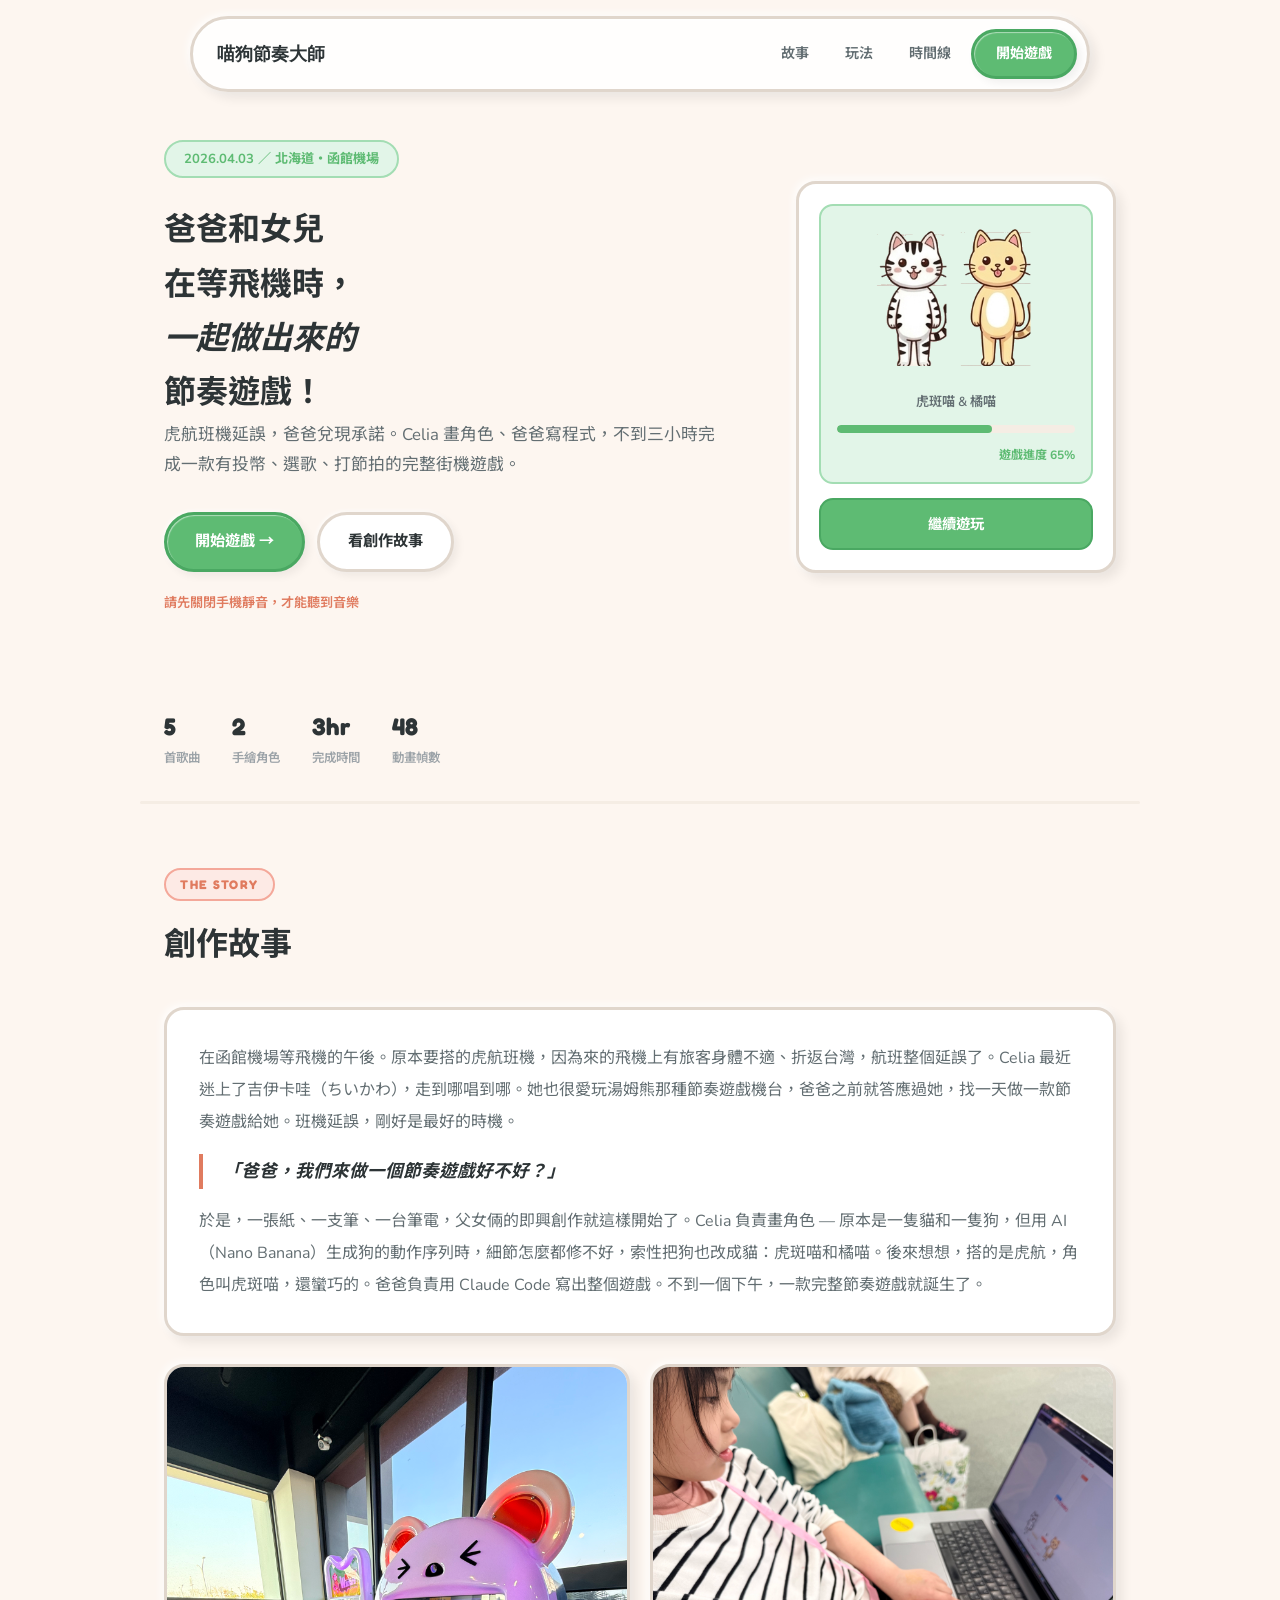
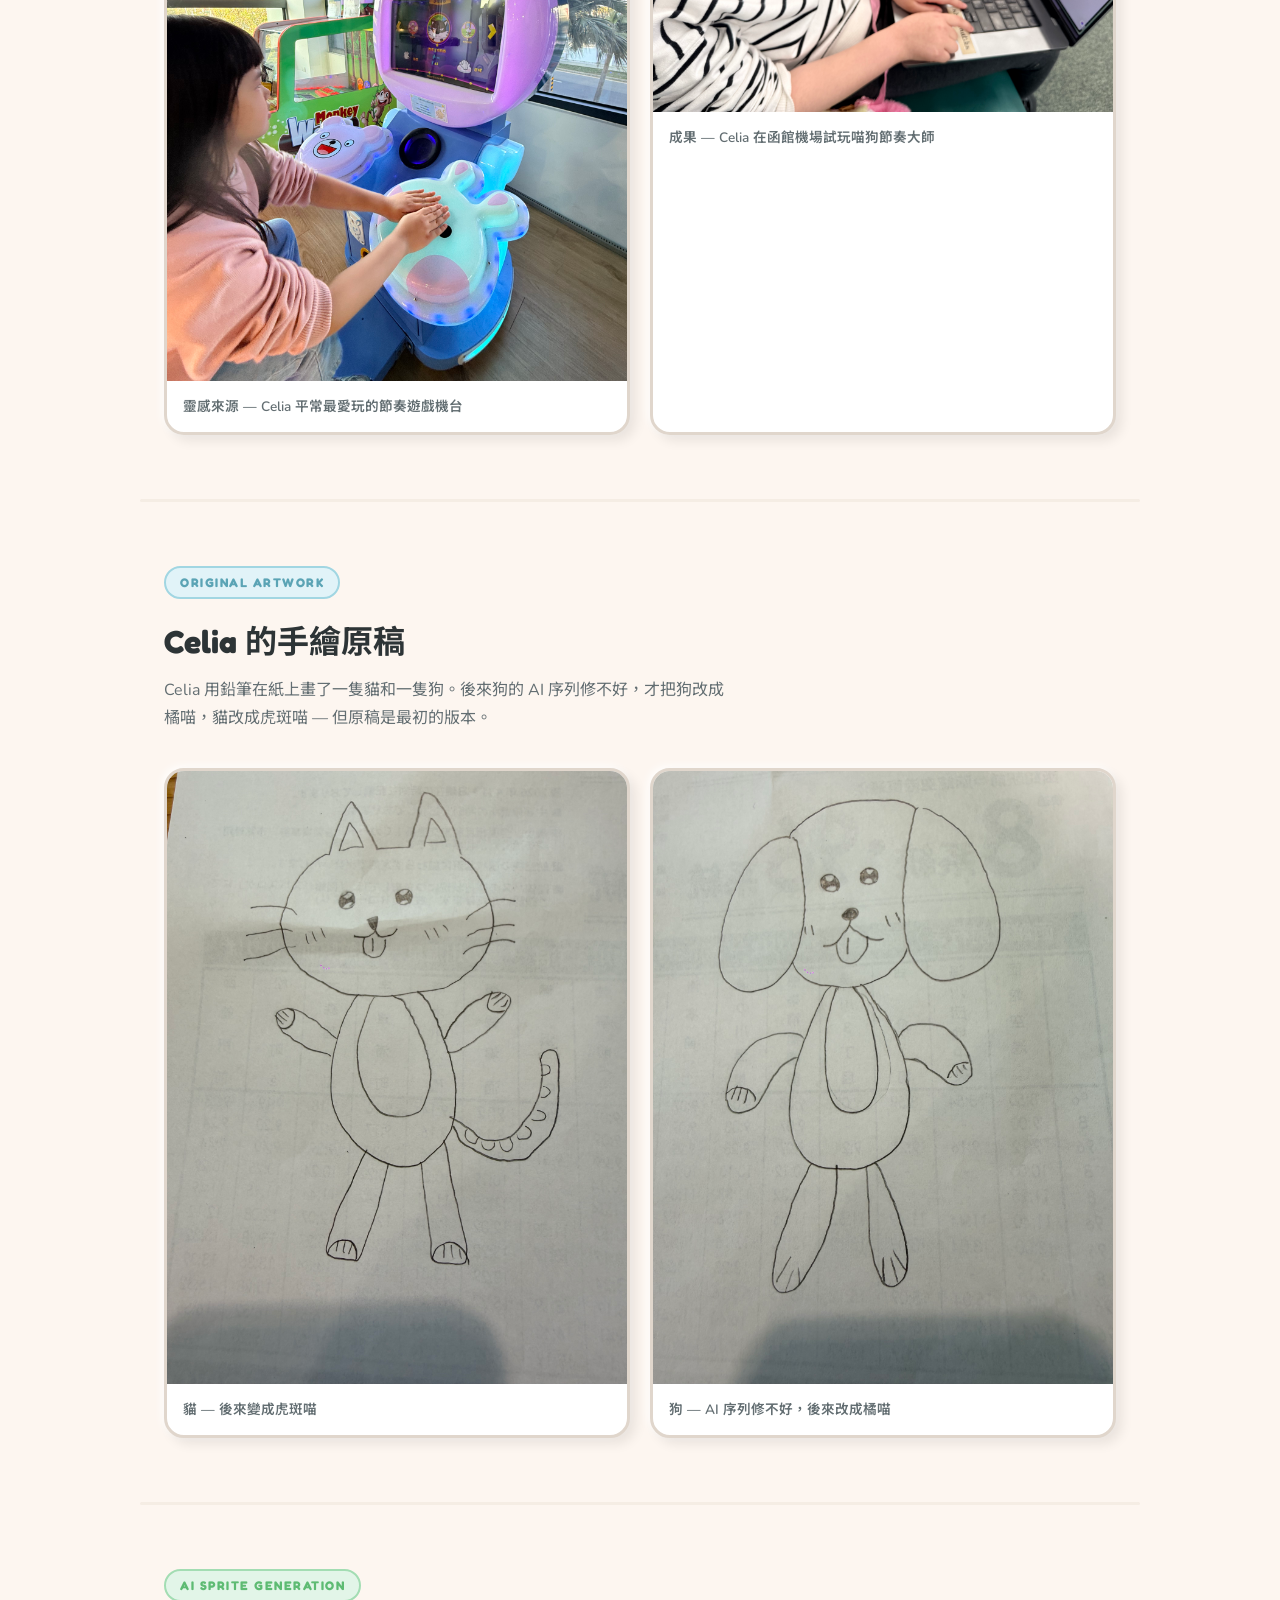
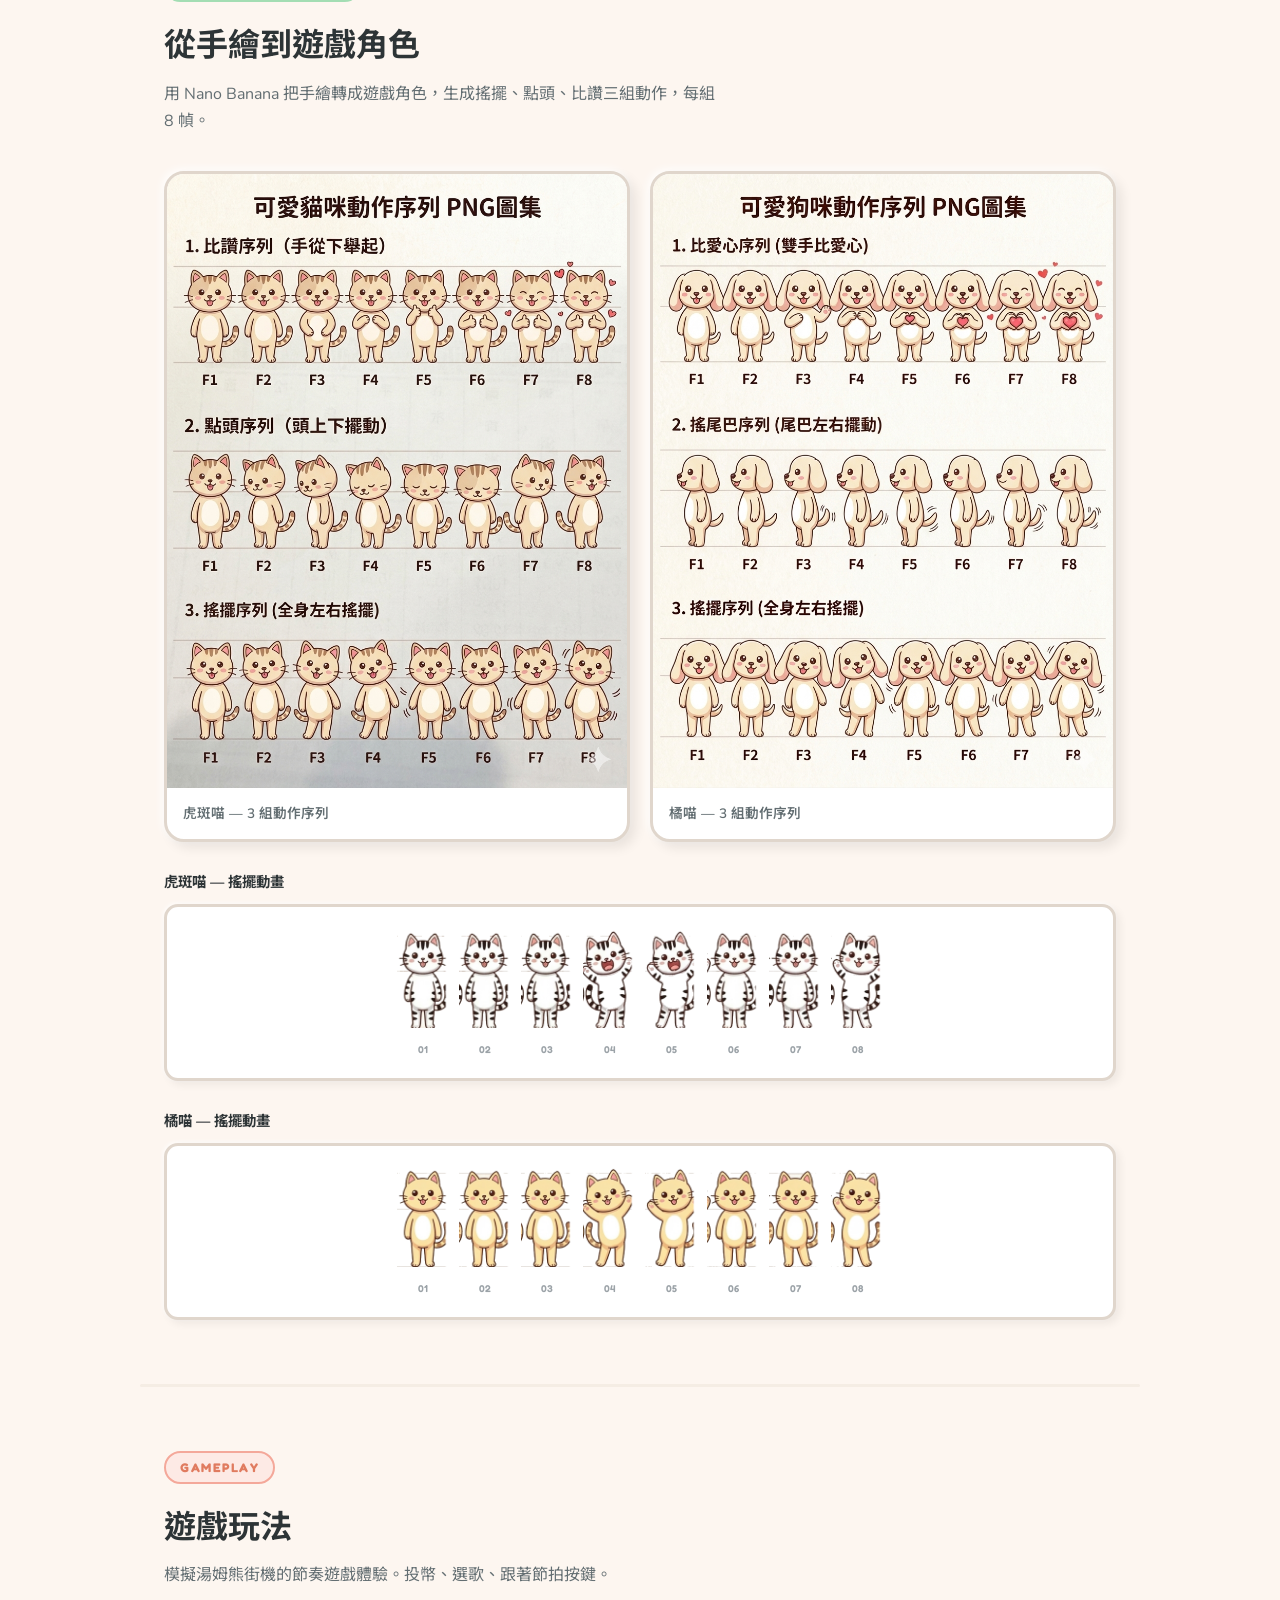
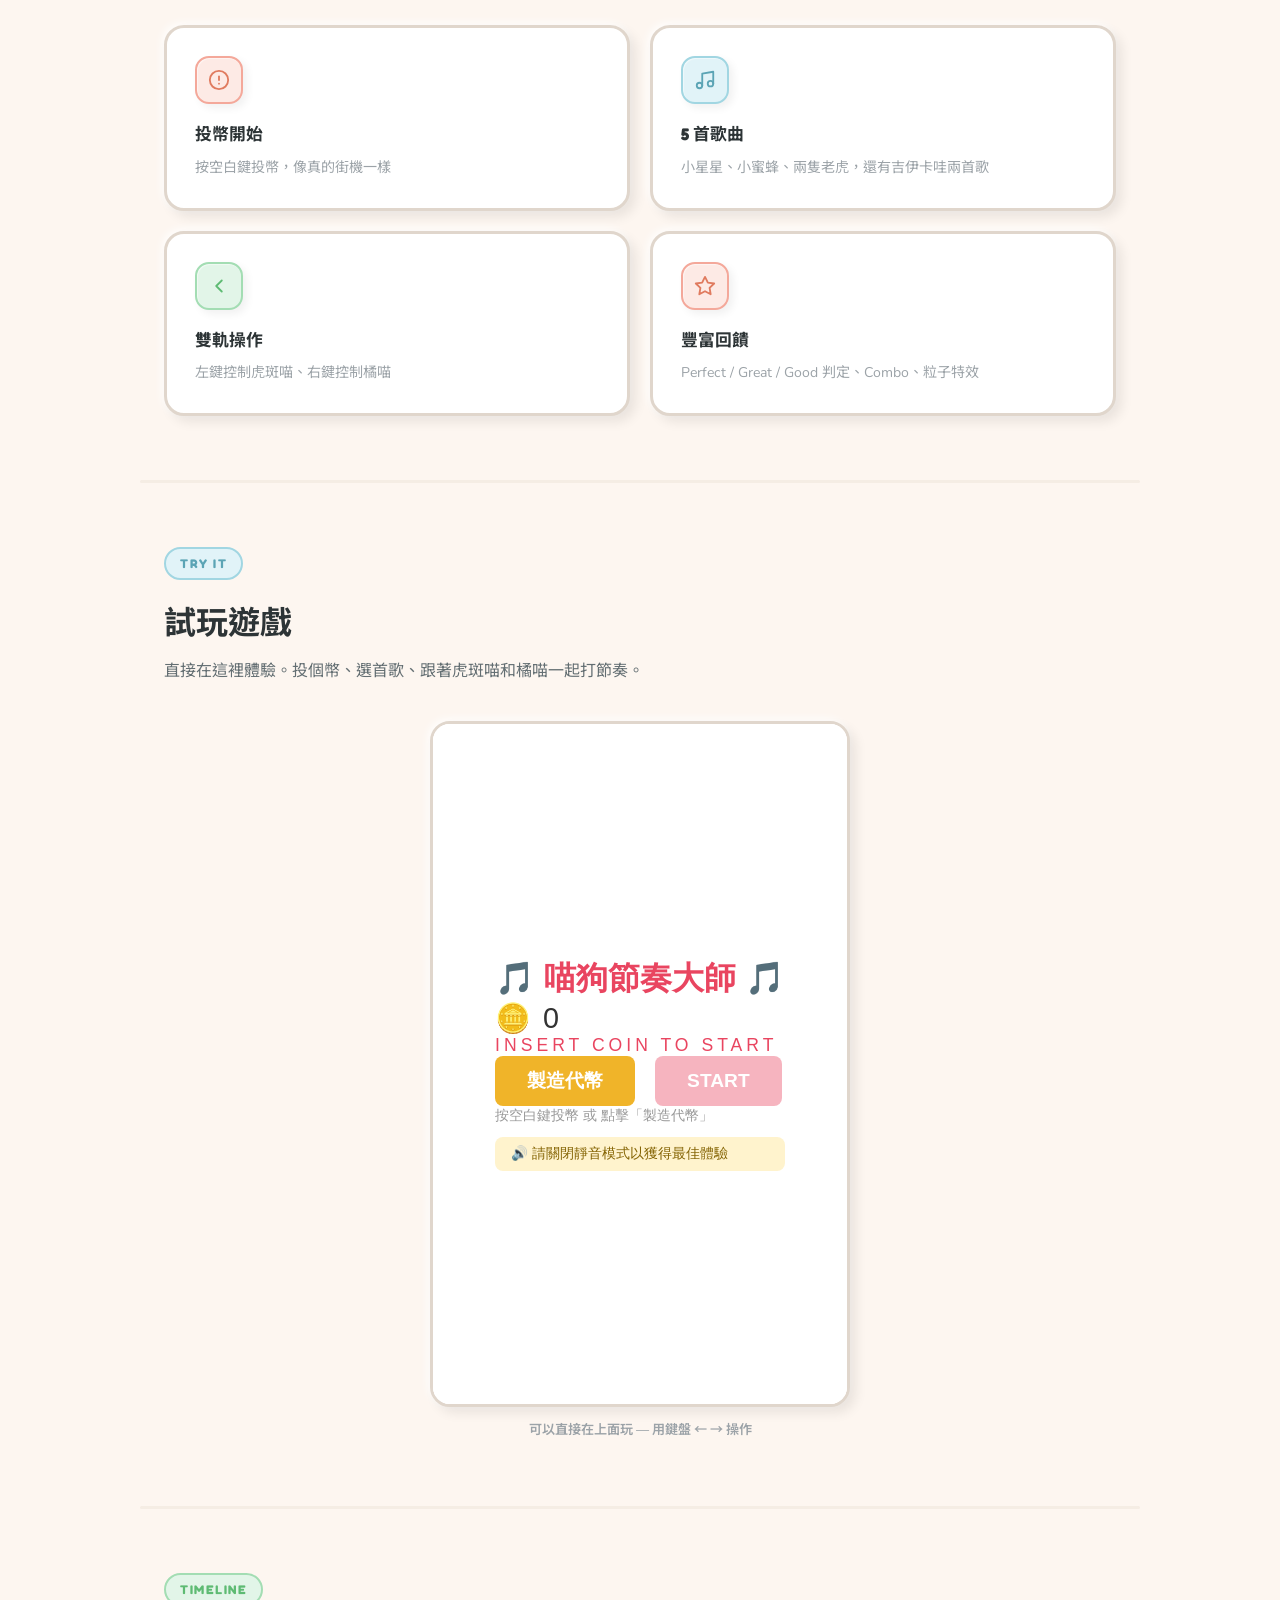
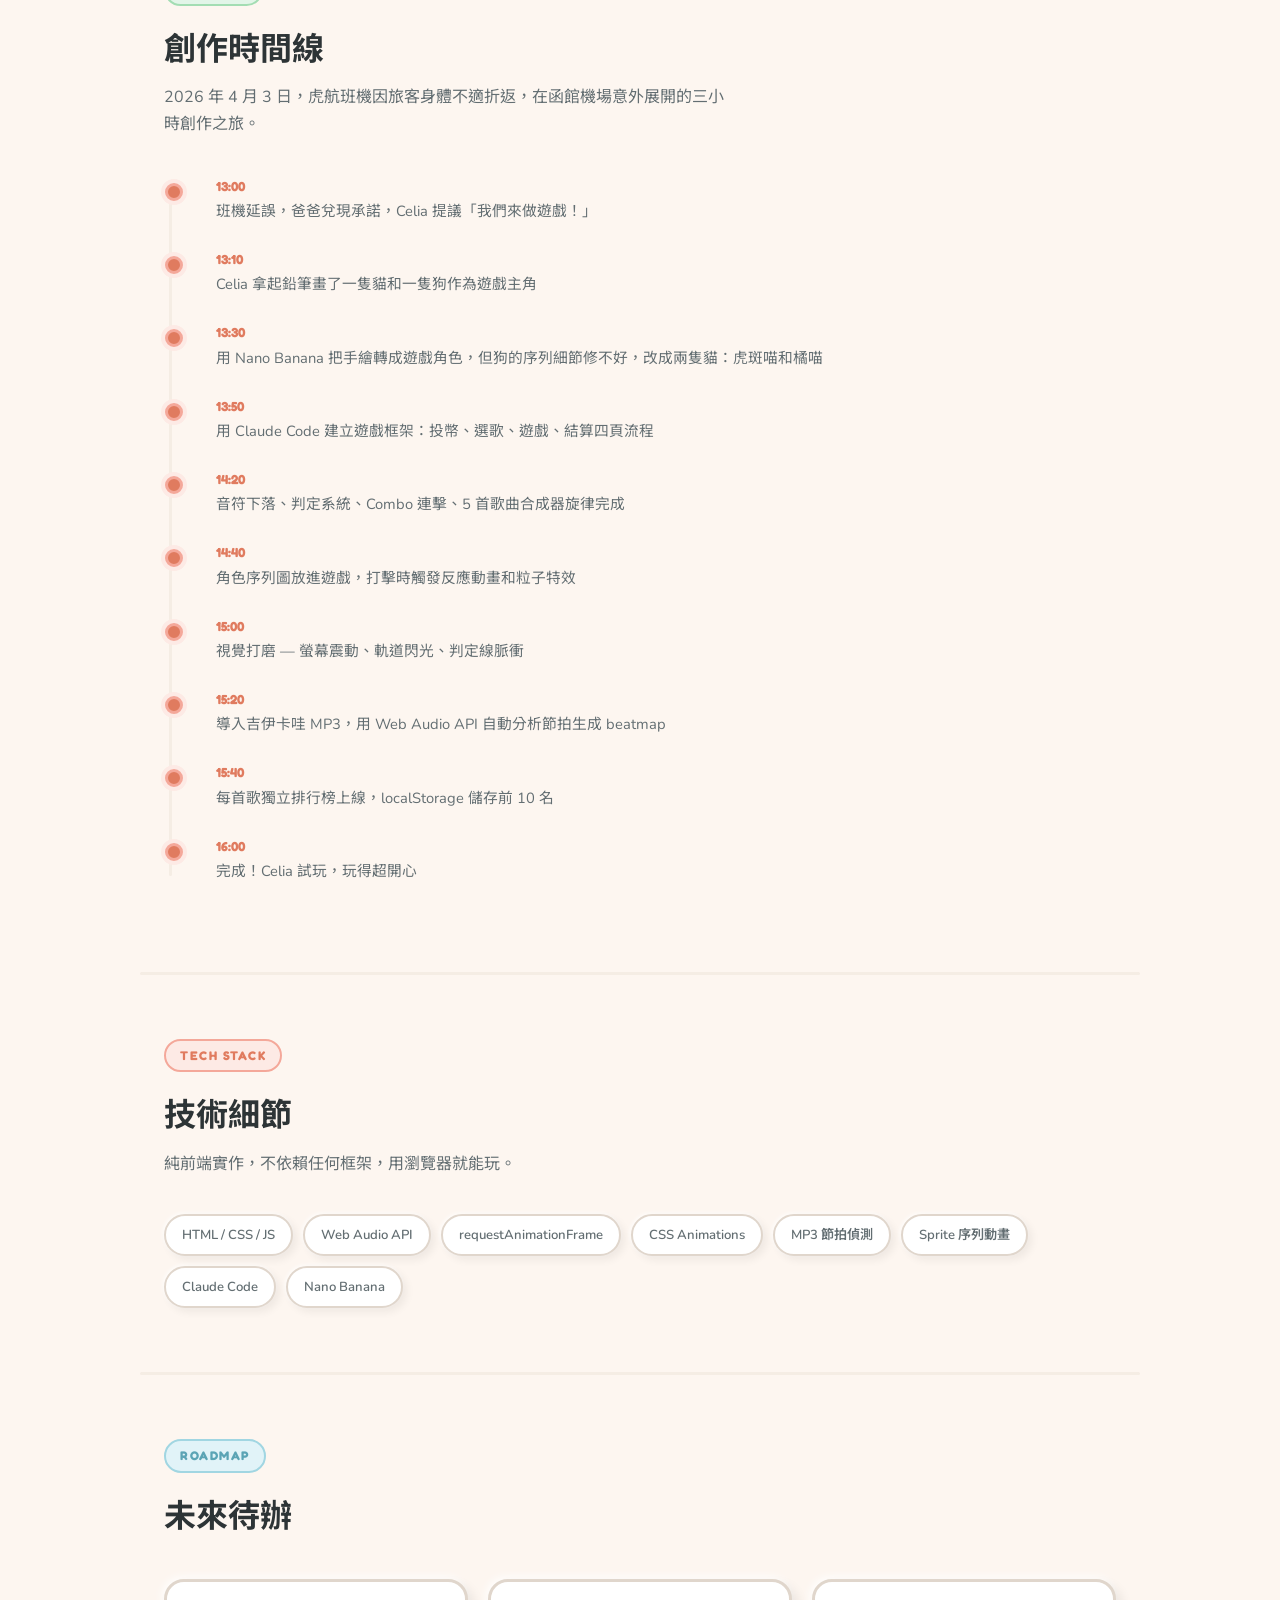
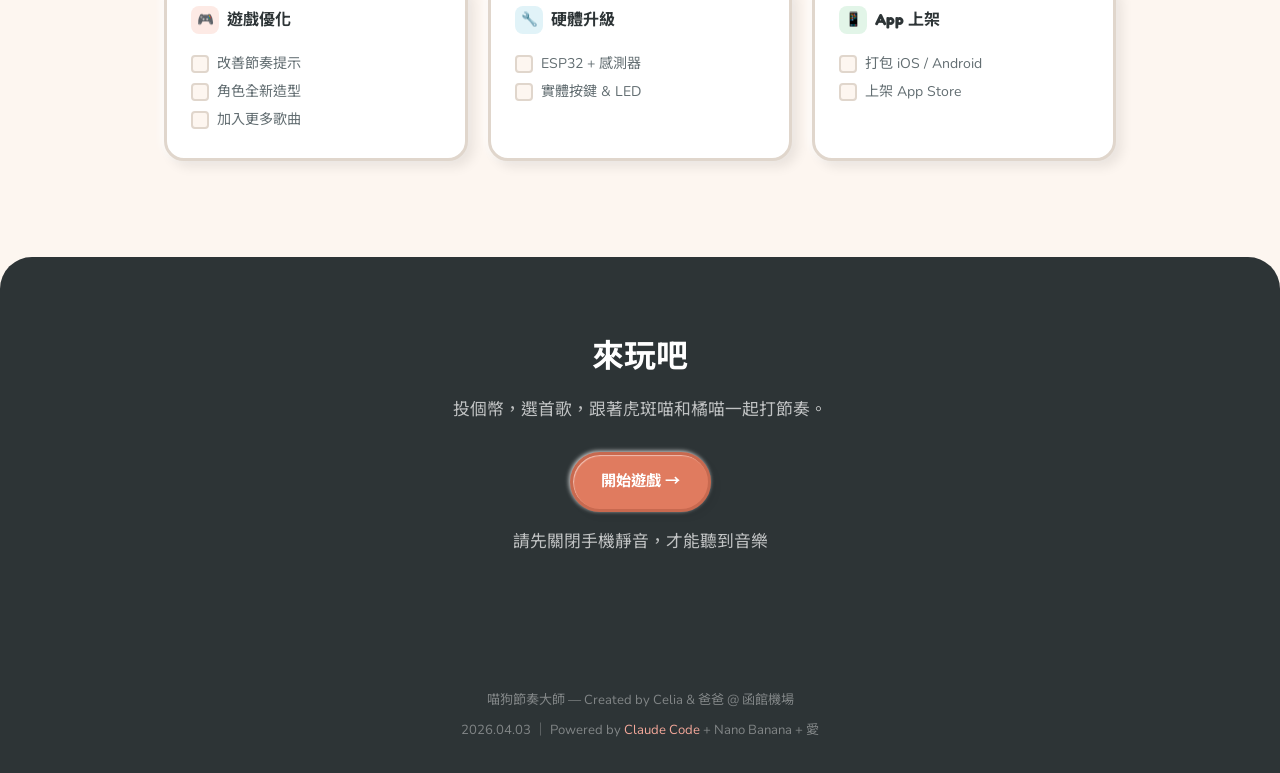
<file: index.html>
<!DOCTYPE html>
<html lang="zh-TW">
<head>
  <meta charset="UTF-8">
  <meta name="viewport" content="width=device-width, initial-scale=1.0">
  <title>喵狗節奏大師 — 創作紀錄</title>
  <link rel="icon" href="data:image/svg+xml,<svg xmlns='http://www.w3.org/2000/svg' viewBox='0 0 100 100'><text y='.9em' font-size='90'>🎵</text></svg>">
  <link rel="preconnect" href="https://fonts.googleapis.com">
  <link rel="preconnect" href="https://fonts.gstatic.com" crossorigin>
  <link href="https://fonts.googleapis.com/css2?family=Fredoka:wght@400;500;600;700&family=Nunito:wght@400;500;600;700;800&family=Noto+Sans+TC:wght@400;500;700;900&display=swap" rel="stylesheet">
  <style>
    :root {
      --coral: #E07B5F;
      --coral-light: #F4A89A;
      --coral-bg: #FDEAE5;
      --teal: #5BA4B5;
      --teal-light: #A1D6E2;
      --teal-bg: #E1F3F8;
      --green: #5EBB73;
      --green-light: #A3DDB3;
      --green-bg: #E2F5E8;
      --charcoal: #2D3436;
      --charcoal-light: #4A4E50;
      --cream: #FDF6F0;
      --cream-dark: #F5EDE4;
      --white: #FFFFFF;
      --text: #2D3436;
      --text-secondary: #636E72;
      --text-muted: #9CA3A8;
      --border: #E0D6CC;
      --radius: 20px;
      --radius-sm: 14px;
      --radius-xs: 10px;
      --shadow-clay: 6px 6px 12px rgba(0,0,0,0.08), -2px -2px 8px rgba(255,255,255,0.9), inset 1px 1px 2px rgba(255,255,255,0.6);
      --shadow-clay-sm: 4px 4px 8px rgba(0,0,0,0.06), -1px -1px 4px rgba(255,255,255,0.8), inset 1px 1px 1px rgba(255,255,255,0.5);
      --shadow-clay-hover: 8px 8px 16px rgba(0,0,0,0.1), -3px -3px 10px rgba(255,255,255,0.95), inset 1px 1px 2px rgba(255,255,255,0.7);
    }

    * { margin: 0; padding: 0; box-sizing: border-box; }

    body {
      font-family: 'Nunito', 'Noto Sans TC', sans-serif;
      background: var(--cream);
      color: var(--text);
      line-height: 1.7;
      -webkit-font-smoothing: antialiased;
    }

    h1, h2, h3 {
      font-family: 'Fredoka', 'Noto Sans TC', sans-serif;
      color: var(--charcoal);
    }

    /* ===== Nav ===== */
    nav {
      position: fixed;
      top: 16px;
      left: 16px;
      right: 16px;
      z-index: 100;
      background: rgba(255,255,255,0.85);
      backdrop-filter: blur(12px);
      -webkit-backdrop-filter: blur(12px);
      border: 3px solid var(--border);
      border-radius: 60px;
      padding: 10px 10px 10px 24px;
      display: flex;
      align-items: center;
      justify-content: space-between;
      box-shadow: var(--shadow-clay);
      max-width: 900px;
      margin: 0 auto;
    }
    .nav-logo {
      font-family: 'Fredoka', sans-serif;
      font-weight: 700;
      font-size: 1.15rem;
      color: var(--charcoal);
      text-decoration: none;
    }
    .nav-links {
      display: flex;
      gap: 4px;
      align-items: center;
    }
    .nav-links a {
      color: var(--text-secondary);
      text-decoration: none;
      font-size: 0.88rem;
      font-weight: 600;
      padding: 8px 16px;
      border-radius: 30px;
      transition: color 0.2s, background 0.2s;
      cursor: pointer;
    }
    .nav-links a:hover {
      color: var(--charcoal);
      background: var(--cream-dark);
    }
    .btn-nav-cta {
      background: var(--green) !important;
      color: #fff !important;
      font-weight: 700 !important;
      padding: 10px 22px !important;
      border: 3px solid #4AA862 !important;
      box-shadow: var(--shadow-clay-sm);
    }
    .btn-nav-cta:hover {
      background: #4AA862 !important;
      transform: translateY(-1px);
    }

    /* ===== Hero ===== */
    .hero {
      padding: 140px 24px 60px;
      max-width: 800px;
      margin: 0 auto;
    }
    .hero-badge {
      display: inline-block;
      padding: 6px 18px;
      background: var(--green-bg);
      border: 2px solid var(--green-light);
      border-radius: 100px;
      font-size: 0.82rem;
      color: var(--green);
      font-weight: 700;
      margin-bottom: 24px;
    }
    .hero h1 {
      font-size: clamp(2.2rem, 5vw, 3.4rem);
      font-weight: 700;
      line-height: 1.25;
      margin-bottom: 16px;
      color: var(--charcoal);
    }
    .hero h1 em {
      font-style: italic;
      color: var(--coral);
    }
    .hero-sub {
      font-size: 1.05rem;
      color: var(--text-secondary);
      margin-bottom: 32px;
      max-width: 560px;
      line-height: 1.8;
    }
    .hero-buttons {
      display: flex;
      gap: 12px;
      flex-wrap: wrap;
    }

    /* Buttons */
    .btn {
      display: inline-flex;
      align-items: center;
      gap: 8px;
      padding: 14px 28px;
      font-size: 0.95rem;
      font-weight: 700;
      border-radius: 50px;
      text-decoration: none;
      border: 3px solid transparent;
      cursor: pointer;
      transition: all 0.2s ease;
      font-family: 'Nunito', 'Noto Sans TC', sans-serif;
    }
    .btn-primary {
      background: var(--green);
      color: #fff;
      border-color: #4AA862;
      box-shadow: var(--shadow-clay-sm);
    }
    .btn-primary:hover {
      background: #4AA862;
      transform: translateY(-2px);
      box-shadow: var(--shadow-clay-hover);
    }
    .btn-secondary {
      background: var(--white);
      color: var(--charcoal);
      border-color: var(--border);
      box-shadow: var(--shadow-clay-sm);
    }
    .btn-secondary:hover {
      background: var(--cream-dark);
      transform: translateY(-2px);
    }
    .btn-coral {
      background: var(--coral);
      color: #fff;
      border-color: #C8694F;
      box-shadow: var(--shadow-clay-sm);
    }
    .btn-coral:hover {
      background: #C8694F;
      transform: translateY(-2px);
      box-shadow: var(--shadow-clay-hover);
    }

    .hero-hint {
      margin-top: 20px;
      font-size: 0.82rem;
      color: var(--coral);
      font-weight: 600;
    }

    /* Hero right illustration */
    .hero-wrapper {
      display: flex;
      align-items: center;
      gap: 40px;
      max-width: 1000px;
      margin: 0 auto;
      padding: 140px 24px 60px;
    }
    .hero-content { flex: 1; }
    .hero-visual {
      flex: 0 0 320px;
      position: relative;
    }
    .hero-card {
      background: var(--white);
      border: 3px solid var(--border);
      border-radius: var(--radius);
      padding: 20px;
      box-shadow: var(--shadow-clay);
    }
    .hero-card-inner {
      background: var(--green-bg);
      border: 2px solid var(--green-light);
      border-radius: var(--radius-sm);
      padding: 16px;
      text-align: center;
    }
    .hero-card-inner img {
      width: 80px;
      height: auto;
      margin-bottom: 8px;
    }
    .progress-bar {
      height: 8px;
      background: var(--cream-dark);
      border-radius: 100px;
      margin: 12px 0;
      overflow: hidden;
    }
    .progress-fill {
      height: 100%;
      background: var(--green);
      border-radius: 100px;
      width: 65%;
    }

    /* Stats inline */
    .stats {
      display: flex;
      gap: 32px;
      padding: 32px 0;
      max-width: 1000px;
      margin: 0 auto;
      padding-left: 24px;
      padding-right: 24px;
    }
    .stat { text-align: left; }
    .stat-num {
      font-family: 'Fredoka', sans-serif;
      font-size: 1.5rem;
      font-weight: 700;
      color: var(--charcoal);
    }
    .stat-label {
      font-size: 0.78rem;
      color: var(--text-muted);
      font-weight: 600;
    }

    /* ===== Sections ===== */
    .section {
      max-width: 1000px;
      margin: 0 auto;
      padding: 64px 24px;
    }

    .section-divider {
      max-width: 1000px;
      margin: 0 auto;
      border: none;
      height: 3px;
      background: var(--cream-dark);
      border-radius: 2px;
    }

    .section-header { margin-bottom: 36px; }
    .section-label {
      display: inline-block;
      font-family: 'Fredoka', sans-serif;
      font-size: 0.78rem;
      font-weight: 700;
      text-transform: uppercase;
      letter-spacing: 1.5px;
      color: var(--coral);
      background: var(--coral-bg);
      border: 2px solid var(--coral-light);
      padding: 4px 14px;
      border-radius: 100px;
      margin-bottom: 16px;
    }
    .section-label-teal {
      color: var(--teal);
      background: var(--teal-bg);
      border-color: var(--teal-light);
    }
    .section-label-green {
      color: var(--green);
      background: var(--green-bg);
      border-color: var(--green-light);
    }
    .section h2 {
      font-size: clamp(1.5rem, 3vw, 2rem);
      font-weight: 700;
      margin-bottom: 8px;
    }
    .section-desc {
      font-size: 1rem;
      color: var(--text-secondary);
      max-width: 560px;
      line-height: 1.7;
    }

    /* ===== Clay Card ===== */
    .clay-card {
      background: var(--white);
      border: 3px solid var(--border);
      border-radius: var(--radius);
      box-shadow: var(--shadow-clay);
      overflow: hidden;
      transition: transform 0.2s, box-shadow 0.2s;
      cursor: pointer;
    }
    .clay-card:hover {
      transform: translateY(-3px);
      box-shadow: var(--shadow-clay-hover);
    }

    /* ===== Story ===== */
    .story-block {
      background: var(--white);
      border: 3px solid var(--border);
      border-radius: var(--radius);
      padding: 32px;
      margin-bottom: 28px;
      font-size: 1rem;
      color: var(--text-secondary);
      line-height: 2;
      box-shadow: var(--shadow-clay);
    }
    .story-quote {
      display: block;
      margin: 16px 0;
      padding-left: 20px;
      border-left: 4px solid var(--coral);
      color: var(--charcoal);
      font-weight: 700;
      font-style: italic;
      font-size: 1.1rem;
    }

    /* ===== Image Grid ===== */
    .img-grid {
      display: grid;
      grid-template-columns: 1fr 1fr;
      gap: 20px;
    }
    .img-card {
      background: var(--white);
      border: 3px solid var(--border);
      border-radius: var(--radius);
      overflow: hidden;
      box-shadow: var(--shadow-clay);
      transition: transform 0.2s, box-shadow 0.2s;
      cursor: pointer;
    }
    .img-card:hover {
      transform: translateY(-3px);
      box-shadow: var(--shadow-clay-hover);
    }
    .img-card img { width: 100%; display: block; }
    .img-card figcaption {
      padding: 14px 16px;
      font-size: 0.85rem;
      color: var(--text-secondary);
      font-weight: 600;
    }

    /* ===== Sprites ===== */
    .sprite-title {
      font-size: 0.9rem;
      font-weight: 700;
      color: var(--charcoal);
      margin: 28px 0 10px;
    }
    .sprite-row {
      display: flex;
      gap: 6px;
      justify-content: center;
      flex-wrap: wrap;
      padding: 20px;
      background: var(--white);
      border: 3px solid var(--border);
      border-radius: var(--radius-sm);
      box-shadow: var(--shadow-clay-sm);
    }
    .sprite-frame { text-align: center; }
    .sprite-frame img { width: 56px; height: auto; }
    .sprite-label {
      font-family: 'Fredoka', monospace;
      font-size: 0.62rem;
      color: var(--text-muted);
      margin-top: 4px;
      font-weight: 600;
    }

    /* ===== Features ===== */
    .features-grid {
      display: grid;
      grid-template-columns: 1fr 1fr;
      gap: 20px;
    }
    .feature-card {
      background: var(--white);
      border: 3px solid var(--border);
      border-radius: var(--radius);
      padding: 28px;
      box-shadow: var(--shadow-clay);
      transition: transform 0.2s, box-shadow 0.2s;
      cursor: pointer;
    }
    .feature-card:hover {
      transform: translateY(-3px);
      box-shadow: var(--shadow-clay-hover);
    }
    .feature-icon {
      width: 48px;
      height: 48px;
      border-radius: 14px;
      display: flex;
      align-items: center;
      justify-content: center;
      margin-bottom: 16px;
      border: 2px solid transparent;
      box-shadow: var(--shadow-clay-sm);
    }
    .feature-icon-coral {
      background: var(--coral-bg);
      border-color: var(--coral-light);
    }
    .feature-icon-teal {
      background: var(--teal-bg);
      border-color: var(--teal-light);
    }
    .feature-icon-green {
      background: var(--green-bg);
      border-color: var(--green-light);
    }
    .feature-icon svg {
      width: 22px;
      height: 22px;
      fill: none;
      stroke-width: 2;
      stroke-linecap: round;
      stroke-linejoin: round;
    }
    .feature-icon-coral svg { stroke: var(--coral); }
    .feature-icon-teal svg { stroke: var(--teal); }
    .feature-icon-green svg { stroke: var(--green); }
    .feature-card h3 { font-size: 1.05rem; margin-bottom: 8px; }
    .feature-card p { font-size: 0.88rem; color: var(--text-muted); margin: 0; line-height: 1.6; }

    /* ===== Game Embed ===== */
    .game-embed {
      max-width: 420px;
      margin: 28px auto 0;
      border-radius: var(--radius);
      overflow: hidden;
      border: 3px solid var(--border);
      box-shadow: var(--shadow-clay);
      background: var(--white);
    }
    .game-embed iframe { width: 100%; height: 680px; border: none; display: block; }
    .embed-hint { text-align: center; margin-top: 12px; font-size: 0.82rem; color: var(--text-muted); font-weight: 600; }

    /* ===== Timeline ===== */
    .timeline { padding-left: 28px; margin-top: 28px; position: relative; }
    .timeline::before {
      content: '';
      position: absolute;
      left: 5px;
      top: 8px;
      bottom: 8px;
      width: 3px;
      background: var(--cream-dark);
      border-radius: 2px;
    }
    .tl-item {
      position: relative;
      margin-bottom: 24px;
      padding-left: 24px;
    }
    .tl-item::before {
      content: '';
      position: absolute;
      left: -27px;
      top: 8px;
      width: 12px;
      height: 12px;
      border-radius: 50%;
      background: var(--coral);
      border: 3px solid var(--coral-light);
      box-shadow: 0 0 0 4px var(--coral-bg);
    }
    .tl-time {
      font-family: 'Fredoka', monospace;
      font-size: 0.82rem;
      font-weight: 700;
      color: var(--coral);
      margin-bottom: 2px;
    }
    .tl-event { font-size: 0.92rem; color: var(--text-secondary); }

    /* ===== Tech Tags ===== */
    .tech-tags { display: flex; flex-wrap: wrap; gap: 10px; margin-top: 20px; }
    .tech-tag {
      padding: 8px 16px;
      background: var(--white);
      border: 2px solid var(--border);
      border-radius: 100px;
      font-size: 0.82rem;
      color: var(--text-secondary);
      font-weight: 600;
      box-shadow: var(--shadow-clay-sm);
    }

    /* ===== Roadmap ===== */
    .roadmap-grid {
      display: grid;
      grid-template-columns: 1fr 1fr 1fr;
      gap: 20px;
    }
    .roadmap-card {
      background: var(--white);
      border: 3px solid var(--border);
      border-radius: var(--radius);
      padding: 24px;
      box-shadow: var(--shadow-clay);
    }
    .roadmap-card h3 {
      font-size: 1rem;
      margin-bottom: 16px;
      display: flex;
      align-items: center;
      gap: 8px;
    }
    .roadmap-icon {
      width: 28px;
      height: 28px;
      border-radius: 8px;
      display: flex;
      align-items: center;
      justify-content: center;
      font-size: 0.85rem;
    }
    .roadmap-icon-coral { background: var(--coral-bg); }
    .roadmap-icon-teal { background: var(--teal-bg); }
    .roadmap-icon-green { background: var(--green-bg); }
    .roadmap-card ul { list-style: none; font-size: 0.88rem; color: var(--text-secondary); line-height: 2; }
    .roadmap-card li {
      display: flex;
      align-items: center;
      gap: 8px;
    }
    .roadmap-card li::before {
      content: '';
      display: block;
      width: 14px;
      height: 14px;
      min-width: 14px;
      border: 2px solid var(--border);
      border-radius: 4px;
      background: var(--cream);
    }

    /* ===== CTA ===== */
    .cta-section {
      text-align: center;
      padding: 72px 24px;
      background: var(--charcoal);
      border-radius: 32px 32px 0 0;
      margin-top: 32px;
    }
    .cta-section h2 {
      font-family: 'Fredoka', 'Noto Sans TC', sans-serif;
      font-size: 2rem;
      font-weight: 700;
      color: #fff;
      margin-bottom: 12px;
    }
    .cta-section p { color: rgba(255,255,255,0.7); margin-bottom: 28px; font-size: 1.05rem; }
    .cta-hint { margin-top: 16px; font-size: 0.82rem; color: rgba(255,255,255,0.4); }

    /* ===== Footer ===== */
    footer {
      text-align: center;
      padding: 32px 24px;
      background: var(--charcoal);
      font-size: 0.82rem;
      color: rgba(255,255,255,0.4);
    }
    footer a { color: var(--coral-light); text-decoration: none; }
    footer a:hover { text-decoration: underline; }

    /* ===== Responsive ===== */
    @media (max-width: 768px) {
      nav { top: 8px; left: 8px; right: 8px; padding: 8px 8px 8px 16px; }
      .nav-links a:not(.btn-nav-cta) { display: none; }
      .hero-wrapper { flex-direction: column; padding: 120px 16px 40px; gap: 24px; }
      .hero-visual { flex: none; width: 100%; max-width: 280px; }
      .hero { padding: 120px 16px 48px; }
      .section { padding: 48px 16px; }
      .img-grid, .features-grid { grid-template-columns: 1fr; }
      .roadmap-grid { grid-template-columns: 1fr; }
      .stats { gap: 20px; flex-wrap: wrap; }
      .stat-num { font-size: 1.3rem; }
      .story-block { padding: 20px; }
      .sprite-frame img { width: 40px; }
      .cta-section { border-radius: 24px 24px 0 0; }
    }

    /* Reduced motion */
    @media (prefers-reduced-motion: reduce) {
      *, *::before, *::after { transition: none !important; animation: none !important; }
    }
  </style>
</head>
<body>

  <!-- Nav -->
  <nav>
    <a href="#" class="nav-logo">喵狗節奏大師</a>
    <div class="nav-links">
      <a href="#story">故事</a>
      <a href="#gameplay">玩法</a>
      <a href="#timeline">時間線</a>
      <a href="game.html" class="btn-nav-cta">開始遊戲</a>
    </div>
  </nav>

  <!-- Hero -->
  <div class="hero-wrapper">
    <div class="hero-content">
      <div class="hero-badge">2026.04.03 ／ 北海道・函館機場</div>
      <h1>爸爸和女兒<br>在等飛機時，<br><em>一起做出來的</em><br>節奏遊戲！</h1>
      <p class="hero-sub">虎航班機延誤，爸爸兌現承諾。Celia 畫角色、爸爸寫程式，不到三小時完成一款有投幣、選歌、打節拍的完整街機遊戲。</p>
      <div class="hero-buttons">
        <a href="game.html" class="btn btn-primary">開始遊戲 →</a>
        <a href="#story" class="btn btn-secondary">看創作故事</a>
      </div>
      <p class="hero-hint">請先關閉手機靜音，才能聽到音樂</p>
    </div>
    <div class="hero-visual">
      <div class="hero-card">
        <div class="hero-card-inner">
          <img src="cat_A_frames/catA_sway_F01.png" alt="虎斑喵">
          <img src="cat_B_frames/catB_sway_F01.png" alt="橘喵">
          <div style="font-size:0.82rem;color:var(--text-secondary);font-weight:600;margin-top:8px;">虎斑喵 & 橘喵</div>
          <div class="progress-bar"><div class="progress-fill"></div></div>
          <div style="font-size:0.75rem;color:var(--green);font-weight:700;text-align:right;">遊戲進度 65%</div>
        </div>
        <div style="margin-top:14px;background:var(--green);color:#fff;text-align:center;padding:12px;border-radius:var(--radius-sm);font-weight:700;font-size:0.9rem;border:2px solid #4AA862;cursor:pointer;">繼續遊玩</div>
      </div>
    </div>
  </div>

  <!-- Stats -->
  <div class="stats">
    <div class="stat">
      <div class="stat-num">5</div>
      <div class="stat-label">首歌曲</div>
    </div>
    <div class="stat">
      <div class="stat-num">2</div>
      <div class="stat-label">手繪角色</div>
    </div>
    <div class="stat">
      <div class="stat-num">3hr</div>
      <div class="stat-label">完成時間</div>
    </div>
    <div class="stat">
      <div class="stat-num">48</div>
      <div class="stat-label">動畫幀數</div>
    </div>
  </div>

  <hr class="section-divider">

  <!-- Story -->
  <div class="section" id="story">
    <div class="section-header">
      <div class="section-label">The Story</div>
      <h2>創作故事</h2>
    </div>

    <div class="story-block">
      在函館機場等飛機的午後。原本要搭的虎航班機，因為來的飛機上有旅客身體不適、折返台灣，航班整個延誤了。Celia 最近迷上了吉伊卡哇（ちいかわ），走到哪唱到哪。她也很愛玩湯姆熊那種節奏遊戲機台，爸爸之前就答應過她，找一天做一款節奏遊戲給她。班機延誤，剛好是最好的時機。
      <span class="story-quote">「爸爸，我們來做一個節奏遊戲好不好？」</span>
      於是，一張紙、一支筆、一台筆電，父女倆的即興創作就這樣開始了。Celia 負責畫角色 — 原本是一隻貓和一隻狗，但用 AI（Nano Banana）生成狗的動作序列時，細節怎麼都修不好，索性把狗也改成貓：虎斑喵和橘喵。後來想想，搭的是虎航，角色叫虎斑喵，還蠻巧的。爸爸負責用 Claude Code 寫出整個遊戲。不到一個下午，一款完整節奏遊戲就誕生了。
    </div>

    <div class="img-grid">
      <figure class="img-card">
        <img src="IMG_1933.jpg" alt="Celia 玩街機節奏遊戲">
        <figcaption>靈感來源 — Celia 平常最愛玩的節奏遊戲機台</figcaption>
      </figure>
      <figure class="img-card">
        <img src="IMG_2586.jpg" alt="Celia 在機場試玩喵狗節奏大師">
        <figcaption>成果 — Celia 在函館機場試玩喵狗節奏大師</figcaption>
      </figure>
    </div>
  </div>

  <hr class="section-divider">

  <!-- Hand-drawn -->
  <div class="section">
    <div class="section-header">
      <div class="section-label section-label-teal">Original Artwork</div>
      <h2>Celia 的手繪原稿</h2>
      <p class="section-desc">Celia 用鉛筆在紙上畫了一隻貓和一隻狗。後來狗的 AI 序列修不好，才把狗改成橘喵，貓改成虎斑喵 — 但原稿是最初的版本。</p>
    </div>
    <div class="img-grid">
      <figure class="img-card">
        <img src="IMG_2573.jpg" alt="Celia 手繪的貓">
        <figcaption>貓 — 後來變成虎斑喵</figcaption>
      </figure>
      <figure class="img-card">
        <img src="IMG_2574.jpg" alt="Celia 手繪的狗">
        <figcaption>狗 — AI 序列修不好，後來改成橘喵</figcaption>
      </figure>
    </div>
  </div>

  <hr class="section-divider">

  <!-- Sprites -->
  <div class="section">
    <div class="section-header">
      <div class="section-label section-label-green">AI Sprite Generation</div>
      <h2>從手繪到遊戲角色</h2>
      <p class="section-desc">用 Nano Banana 把手繪轉成遊戲角色，生成搖擺、點頭、比讚三組動作，每組 8 幀。</p>
    </div>

    <div class="img-grid">
      <figure class="img-card">
        <img src="IMG_2579.PNG" alt="虎斑喵動作序列圖">
        <figcaption>虎斑喵 — 3 組動作序列</figcaption>
      </figure>
      <figure class="img-card">
        <img src="IMG_2576.PNG" alt="橘喵動作序列圖">
        <figcaption>橘喵 — 3 組動作序列</figcaption>
      </figure>
    </div>

    <div class="sprite-title">虎斑喵 — 搖擺動畫</div>
    <div class="sprite-row">
      <div class="sprite-frame"><img src="cat_A_frames/catA_sway_F01.png" alt="F1"><div class="sprite-label">01</div></div>
      <div class="sprite-frame"><img src="cat_A_frames/catA_sway_F02.png" alt="F2"><div class="sprite-label">02</div></div>
      <div class="sprite-frame"><img src="cat_A_frames/catA_sway_F03.png" alt="F3"><div class="sprite-label">03</div></div>
      <div class="sprite-frame"><img src="cat_A_frames/catA_sway_F04.png" alt="F4"><div class="sprite-label">04</div></div>
      <div class="sprite-frame"><img src="cat_A_frames/catA_sway_F05.png" alt="F5"><div class="sprite-label">05</div></div>
      <div class="sprite-frame"><img src="cat_A_frames/catA_sway_F06.png" alt="F6"><div class="sprite-label">06</div></div>
      <div class="sprite-frame"><img src="cat_A_frames/catA_sway_F07.png" alt="F7"><div class="sprite-label">07</div></div>
      <div class="sprite-frame"><img src="cat_A_frames/catA_sway_F08.png" alt="F8"><div class="sprite-label">08</div></div>
    </div>

    <div class="sprite-title">橘喵 — 搖擺動畫</div>
    <div class="sprite-row">
      <div class="sprite-frame"><img src="cat_B_frames/catB_sway_F01.png" alt="F1"><div class="sprite-label">01</div></div>
      <div class="sprite-frame"><img src="cat_B_frames/catB_sway_F02.png" alt="F2"><div class="sprite-label">02</div></div>
      <div class="sprite-frame"><img src="cat_B_frames/catB_sway_F03.png" alt="F3"><div class="sprite-label">03</div></div>
      <div class="sprite-frame"><img src="cat_B_frames/catB_sway_F04.png" alt="F4"><div class="sprite-label">04</div></div>
      <div class="sprite-frame"><img src="cat_B_frames/catB_sway_F05.png" alt="F5"><div class="sprite-label">05</div></div>
      <div class="sprite-frame"><img src="cat_B_frames/catB_sway_F06.png" alt="F6"><div class="sprite-label">06</div></div>
      <div class="sprite-frame"><img src="cat_B_frames/catB_sway_F07.png" alt="F7"><div class="sprite-label">07</div></div>
      <div class="sprite-frame"><img src="cat_B_frames/catB_sway_F08.png" alt="F8"><div class="sprite-label">08</div></div>
    </div>
  </div>

  <hr class="section-divider">

  <!-- Gameplay -->
  <div class="section" id="gameplay">
    <div class="section-header">
      <div class="section-label">Gameplay</div>
      <h2>遊戲玩法</h2>
      <p class="section-desc">模擬湯姆熊街機的節奏遊戲體驗。投幣、選歌、跟著節拍按鍵。</p>
    </div>

    <div class="features-grid">
      <div class="feature-card">
        <div class="feature-icon feature-icon-coral">
          <svg viewBox="0 0 24 24"><circle cx="12" cy="12" r="10"/><line x1="12" y1="8" x2="12" y2="12"/><line x1="12" y1="16" x2="12.01" y2="16"/></svg>
        </div>
        <h3>投幣開始</h3>
        <p>按空白鍵投幣，像真的街機一樣</p>
      </div>
      <div class="feature-card">
        <div class="feature-icon feature-icon-teal">
          <svg viewBox="0 0 24 24"><path d="M9 18V5l12-2v13"/><circle cx="6" cy="18" r="3"/><circle cx="18" cy="16" r="3"/></svg>
        </div>
        <h3>5 首歌曲</h3>
        <p>小星星、小蜜蜂、兩隻老虎，還有吉伊卡哇兩首歌</p>
      </div>
      <div class="feature-card">
        <div class="feature-icon feature-icon-green">
          <svg viewBox="0 0 24 24"><polyline points="15 18 9 12 15 6"/></svg>
        </div>
        <h3>雙軌操作</h3>
        <p>左鍵控制虎斑喵、右鍵控制橘喵</p>
      </div>
      <div class="feature-card">
        <div class="feature-icon feature-icon-coral">
          <svg viewBox="0 0 24 24"><polygon points="12 2 15.09 8.26 22 9.27 17 14.14 18.18 21.02 12 17.77 5.82 21.02 7 14.14 2 9.27 8.91 8.26 12 2"/></svg>
        </div>
        <h3>豐富回饋</h3>
        <p>Perfect / Great / Good 判定、Combo、粒子特效</p>
      </div>
    </div>
  </div>

  <hr class="section-divider">

  <!-- Try It -->
  <div class="section">
    <div class="section-header">
      <div class="section-label section-label-teal">Try It</div>
      <h2>試玩遊戲</h2>
      <p class="section-desc">直接在這裡體驗。投個幣、選首歌、跟著虎斑喵和橘喵一起打節奏。</p>
    </div>
    <div class="game-embed">
      <iframe src="game.html" allow="autoplay"></iframe>
    </div>
    <p class="embed-hint">可以直接在上面玩 — 用鍵盤 ← → 操作</p>
  </div>

  <hr class="section-divider">

  <!-- Timeline -->
  <div class="section" id="timeline">
    <div class="section-header">
      <div class="section-label section-label-green">Timeline</div>
      <h2>創作時間線</h2>
      <p class="section-desc">2026 年 4 月 3 日，虎航班機因旅客身體不適折返，在函館機場意外展開的三小時創作之旅。</p>
    </div>
    <div class="timeline">
      <div class="tl-item"><div class="tl-time">13:00</div><div class="tl-event">班機延誤，爸爸兌現承諾，Celia 提議「我們來做遊戲！」</div></div>
      <div class="tl-item"><div class="tl-time">13:10</div><div class="tl-event">Celia 拿起鉛筆畫了一隻貓和一隻狗作為遊戲主角</div></div>
      <div class="tl-item"><div class="tl-time">13:30</div><div class="tl-event">用 Nano Banana 把手繪轉成遊戲角色，但狗的序列細節修不好，改成兩隻貓：虎斑喵和橘喵</div></div>
      <div class="tl-item"><div class="tl-time">13:50</div><div class="tl-event">用 Claude Code 建立遊戲框架：投幣、選歌、遊戲、結算四頁流程</div></div>
      <div class="tl-item"><div class="tl-time">14:20</div><div class="tl-event">音符下落、判定系統、Combo 連擊、5 首歌曲合成器旋律完成</div></div>
      <div class="tl-item"><div class="tl-time">14:40</div><div class="tl-event">角色序列圖放進遊戲，打擊時觸發反應動畫和粒子特效</div></div>
      <div class="tl-item"><div class="tl-time">15:00</div><div class="tl-event">視覺打磨 — 螢幕震動、軌道閃光、判定線脈衝</div></div>
      <div class="tl-item"><div class="tl-time">15:20</div><div class="tl-event">導入吉伊卡哇 MP3，用 Web Audio API 自動分析節拍生成 beatmap</div></div>
      <div class="tl-item"><div class="tl-time">15:40</div><div class="tl-event">每首歌獨立排行榜上線，localStorage 儲存前 10 名</div></div>
      <div class="tl-item"><div class="tl-time">16:00</div><div class="tl-event">完成！Celia 試玩，玩得超開心</div></div>
    </div>
  </div>

  <hr class="section-divider">

  <!-- Tech -->
  <div class="section">
    <div class="section-header">
      <div class="section-label">Tech Stack</div>
      <h2>技術細節</h2>
      <p class="section-desc">純前端實作，不依賴任何框架，用瀏覽器就能玩。</p>
    </div>
    <div class="tech-tags">
      <span class="tech-tag">HTML / CSS / JS</span>
      <span class="tech-tag">Web Audio API</span>
      <span class="tech-tag">requestAnimationFrame</span>
      <span class="tech-tag">CSS Animations</span>
      <span class="tech-tag">MP3 節拍偵測</span>
      <span class="tech-tag">Sprite 序列動畫</span>
      <span class="tech-tag">Claude Code</span>
      <span class="tech-tag">Nano Banana</span>
    </div>
  </div>

  <hr class="section-divider">

  <!-- Roadmap -->
  <div class="section">
    <div class="section-header">
      <div class="section-label section-label-teal">Roadmap</div>
      <h2>未來待辦</h2>
    </div>
    <div class="roadmap-grid">
      <div class="roadmap-card">
        <h3><span class="roadmap-icon roadmap-icon-coral">🎮</span> 遊戲優化</h3>
        <ul>
          <li>改善節奏提示</li>
          <li>角色全新造型</li>
          <li>加入更多歌曲</li>
        </ul>
      </div>
      <div class="roadmap-card">
        <h3><span class="roadmap-icon roadmap-icon-teal">🔧</span> 硬體升級</h3>
        <ul>
          <li>ESP32 + 感測器</li>
          <li>實體按鍵 & LED</li>
        </ul>
      </div>
      <div class="roadmap-card">
        <h3><span class="roadmap-icon roadmap-icon-green">📱</span> App 上架</h3>
        <ul>
          <li>打包 iOS / Android</li>
          <li>上架 App Store</li>
        </ul>
      </div>
    </div>
  </div>

  <!-- CTA -->
  <div class="cta-section">
    <h2>來玩吧</h2>
    <p>投個幣，選首歌，跟著虎斑喵和橘喵一起打節奏。</p>
    <a href="game.html" class="btn btn-coral">開始遊戲 →</a>
    <p class="cta-hint">請先關閉手機靜音，才能聽到音樂</p>
  </div>

  <!-- Footer -->
  <footer>
    <p>喵狗節奏大師 — Created by Celia & 爸爸 @ 函館機場</p>
    <p style="margin-top: 8px;">2026.04.03 ｜ Powered by <a href="#">Claude Code</a> + Nano Banana + 愛</p>
  </footer>

</body>
</html>
</file>
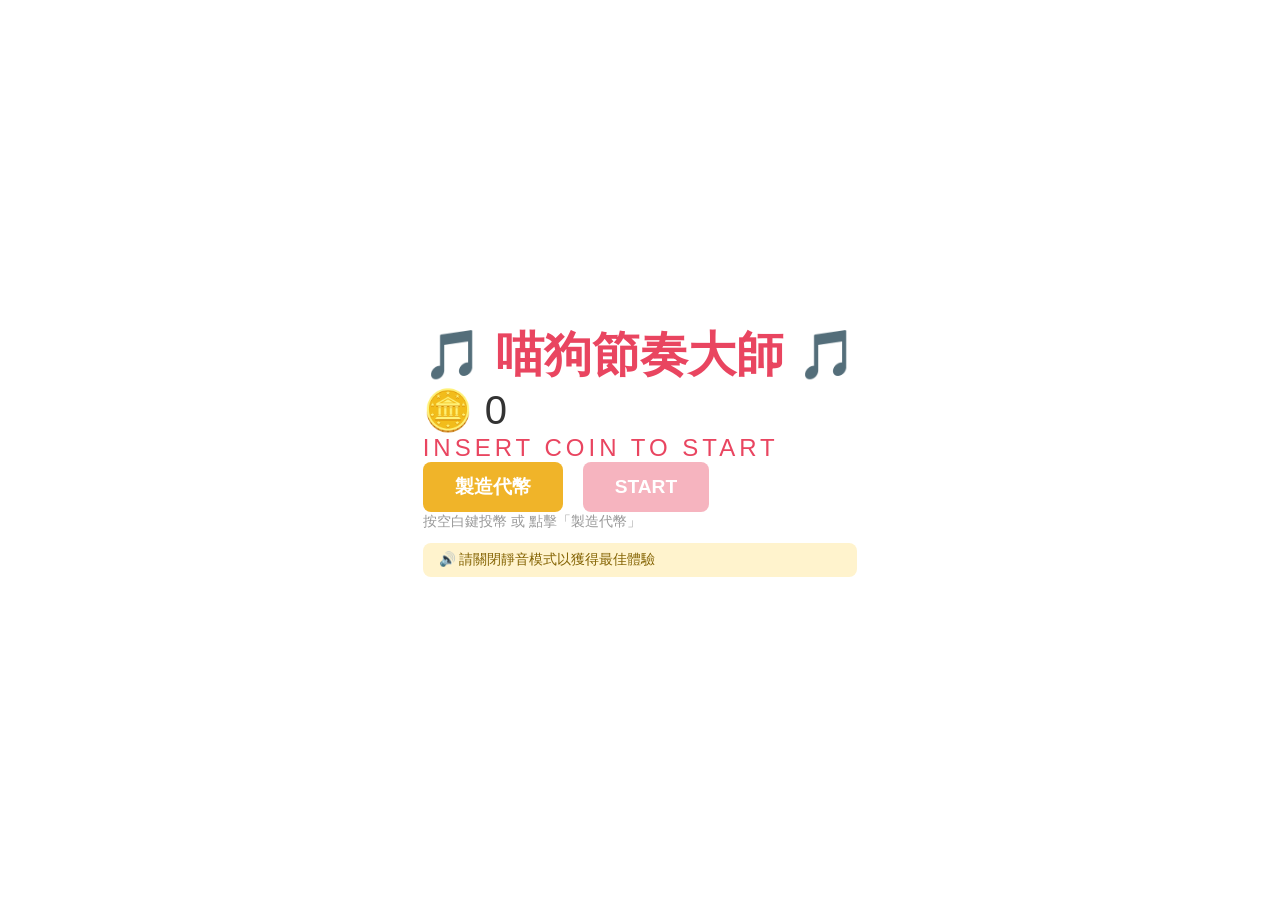
<file: game.html>
<!DOCTYPE html>
<html lang="zh-TW">
<head>
  <meta charset="UTF-8">
  <meta name="viewport" content="width=device-width, initial-scale=1.0, maximum-scale=1.0, user-scalable=no">
  <title>喵狗節奏大師</title>
  <link rel="icon" href="data:image/svg+xml,<svg xmlns='http://www.w3.org/2000/svg' viewBox='0 0 100 100'><text y='.9em' font-size='90'>🎵</text></svg>">
  <link rel="stylesheet" href="css/style.css?v=16">
</head>
<body>
  <!-- 投幣頁 -->
  <div id="coin-page" class="page active">
    <div class="coin-container">
      <h1 class="game-title">🎵 喵狗節奏大師 🎵</h1>
      <div class="coin-display">
        <span class="coin-icon">🪙</span>
        <span id="coin-count">0</span>
      </div>
      <p class="blink-text">INSERT COIN TO START</p>
      <div class="coin-buttons">
        <button id="btn-make-coin" class="btn btn-coin">製造代幣</button>
        <button id="btn-start" class="btn btn-start" disabled>START</button>
      </div>
      <p class="hint-text">按空白鍵投幣 或 點擊「製造代幣」</p>
      <div class="sound-reminder" id="sound-reminder">
        <span>🔊</span> 請關閉靜音模式以獲得最佳體驗
      </div>
    </div>
  </div>

  <!-- 選歌頁 -->
  <div id="select-page" class="page">
    <h2 class="select-title">🎶 選擇歌曲 🎶</h2>
    <div class="song-carousel-wrapper">
      <div class="song-carousel" id="song-carousel"></div>
    </div>
    <div class="select-controls">
      <button id="btn-song-prev" class="btn btn-nav">◀</button>
      <button id="btn-confirm-song" class="btn btn-confirm">確認選擇</button>
      <button id="btn-song-next" class="btn btn-nav">▶</button>
    </div>
  </div>

  <!-- 遊戲頁 -->
  <div id="game-page" class="page">
    <div class="game-hud">
      <div class="hud-left">
        <span id="hud-song-name"></span>
      </div>
      <div class="hud-center">
        <div class="score-display">SCORE: <span id="hud-score">0</span></div>
        <div class="combo-display" id="hud-combo"></div>
      </div>
      <div class="hud-right">
        <span id="hud-time">0:00 / 0:00</span>
        <button id="btn-quit" class="btn-quit">✕</button>
      </div>
    </div>
    <div class="game-area">
      <!-- 左側：虎斑喵 (cat_A) -->
      <div class="lane-section lane-left">
        <div class="character cat-character" id="char-cat">
          <img class="char-sprite" id="sprite-cat" src="cat_A_frames/catA_sway_F01.png" alt="虎斑喵">
          <div class="char-effect" id="effect-cat"></div>
          <div class="char-label">虎斑喵</div>
        </div>
        <div class="lane" id="lane-0">
          <div class="lane-bg"></div>
          <div class="hit-line"></div>
          <div class="judge-text" id="judge-0"></div>
          <div class="key-indicator">←</div>
        </div>
      </div>
      <!-- 右側：橘喵 (cat_B) -->
      <div class="lane-section lane-right">
        <div class="lane" id="lane-1">
          <div class="lane-bg"></div>
          <div class="hit-line"></div>
          <div class="judge-text" id="judge-1"></div>
          <div class="key-indicator">→</div>
        </div>
        <div class="character dog-character" id="char-dog">
          <img class="char-sprite" id="sprite-dog" src="cat_B_frames/catB_sway_F01.png" alt="橘喵">
          <div class="char-effect" id="effect-dog"></div>
          <div class="char-label">橘喵</div>
        </div>
      </div>
    </div>
    <!-- Mobile touch buttons -->
    <div class="touch-controls" id="touch-controls">
      <button class="touch-btn touch-left" id="touch-left">👈 虎斑</button>
      <button class="touch-btn touch-right" id="touch-right">橘喵 👉</button>
    </div>
    <div class="countdown-overlay" id="countdown-overlay">
      <span id="countdown-text"></span>
    </div>
  </div>

  <!-- 結算頁 -->
  <div id="result-page" class="page">
    <div class="result-container">
      <h2 class="result-title">🎵 結算 🎵</h2>
      <div class="result-song" id="result-song"></div>
      <div class="result-grade" id="result-grade"></div>
      <div class="result-score">總分：<span id="result-score-num"></span></div>
      <div class="result-stats">
        <div class="stat-row perfect">Perfect: <span id="result-perfect">0</span></div>
        <div class="stat-row great">Great: <span id="result-great">0</span></div>
        <div class="stat-row good">Good: <span id="result-good">0</span></div>
        <div class="stat-row max-combo">Max Combo: <span id="result-max-combo">0</span></div>
      </div>
      <div class="leaderboard">
        <h3 class="lb-title">🏆 排行榜</h3>
        <div class="lb-list" id="leaderboard-list"></div>
      </div>
      <div class="result-buttons">
        <button id="btn-retry" class="btn btn-confirm">再玩一次</button>
        <button id="btn-back-select" class="btn btn-coin">回選歌頁</button>
      </div>
    </div>
  </div>

  <script src="js/audio.js?v=16"></script>
  <script src="js/songs.js?v=16"></script>
  <script src="js/sprite.js?v=16"></script>
  <script src="js/game.js?v=16"></script>
  <script src="js/main.js?v=16"></script>
</body>
</html>
</file>
<file: css/style.css>
/* ===== Reset & Base ===== */
* { margin: 0; padding: 0; box-sizing: border-box; }
html { touch-action: manipulation; -ms-touch-action: manipulation; }

body {
  background: #fff;
  color: #333;
  font-family: 'Segoe UI', 'Noto Sans TC', sans-serif;
  overflow: hidden;
  width: 100vw;
  height: 100vh;
}

.page {
  display: none;
  width: 100%;
  height: 100%;
  position: absolute;
  top: 0; left: 0;
}
.page.active { display: flex; }

.btn {
  padding: 12px 32px;
  border: none;
  border-radius: 8px;
  font-size: 1.2rem;
  cursor: pointer;
  font-weight: bold;
  transition: transform 0.1s, opacity 0.2s;
}
.btn:hover { transform: scale(1.05); }
.btn:disabled { opacity: 0.4; cursor: not-allowed; transform: none; }

.btn-coin {
  background: #f0b429;
  color: #fff;
}
.btn-start {
  background: #e94560;
  color: #fff;
}
.btn-confirm {
  background: #4a7dff;
  color: #fff;
}

/* ===== Coin Page ===== */
#coin-page {
  flex-direction: column;
  align-items: center;
  justify-content: center;
  gap: 24px;
  background: #fff;
}

.game-title {
  font-size: 3rem;
  color: #e94560;
  text-shadow: none;
}

.coin-display {
  font-size: 2.5rem;
  display: flex;
  align-items: center;
  gap: 12px;
  color: #333;
}

.coin-icon {
  animation: coin-spin 1s ease-in-out infinite;
}

@keyframes coin-spin {
  0%, 100% { transform: scaleX(1); }
  50% { transform: scaleX(0.1); }
}

.blink-text {
  font-size: 1.5rem;
  letter-spacing: 4px;
  animation: blink 1s step-end infinite;
  color: #e94560;
}

@keyframes blink {
  0%, 100% { opacity: 1; }
  50% { opacity: 0; }
}

.coin-buttons {
  display: flex;
  gap: 20px;
}

.hint-text {
  font-size: 0.9rem;
  color: #999;
}

.sound-reminder {
  margin-top: 12px;
  padding: 8px 16px;
  background: #fff3cd;
  color: #856404;
  border-radius: 8px;
  font-size: 0.85rem;
  animation: pulse-glow 2s ease-in-out infinite;
}
.sound-reminder.hidden { display: none; }

@keyframes pulse-glow {
  0%, 100% { opacity: 0.7; }
  50% { opacity: 1; }
}

/* Coin insert animation */
.coin-fly {
  position: fixed;
  font-size: 2rem;
  z-index: 999;
  pointer-events: none;
  animation: coin-insert 0.5s ease-in forwards;
}

@keyframes coin-insert {
  0% { transform: translateY(0) scale(1); opacity: 1; }
  100% { transform: translateY(-80px) scale(0.3); opacity: 0; }
}

/* ===== Select Page ===== */
#select-page {
  flex-direction: column;
  align-items: center;
  justify-content: center;
  gap: 40px;
  background: #fff;
}

.select-title {
  font-size: 2.2rem;
  color: #333;
}

.song-carousel-wrapper {
  width: 100%;
  overflow: hidden;
  position: relative;
}

.song-carousel {
  display: flex;
  align-items: center;
  gap: 20px;
  transition: transform 0.3s ease;
}

.song-card {
  width: 180px;
  height: 220px;
  background: #f8f8f8;
  border: 3px solid #ddd;
  border-radius: 16px;
  display: flex;
  flex-direction: column;
  align-items: center;
  justify-content: center;
  gap: 12px;
  transition: all 0.3s ease;
  opacity: 0.5;
  transform: scale(0.85);
  cursor: pointer;
  flex-shrink: 0;
}

.song-card.selected {
  border-color: #e94560;
  opacity: 1;
  transform: scale(1.1);
  box-shadow: 0 4px 20px rgba(233, 69, 96, 0.25);
}

.song-card .song-emoji { font-size: 3rem; }
.song-card .song-name { font-size: 0.95rem; font-weight: bold; color: #333; text-align: center; line-height: 1.3; padding: 0 8px; }
.song-card .song-difficulty { font-size: 0.9rem; color: #f0b429; }

.select-controls {
  display: flex;
  align-items: center;
  justify-content: center;
  gap: 16px;
  padding: 0 16px;
  width: 100%;
}

.btn-nav {
  width: 48px;
  height: 48px;
  min-width: 48px;
  flex-shrink: 0;
  padding: 0;
  border: none;
  border-radius: 50%;
  background: #e0e0e0;
  font-size: 1.4rem;
  cursor: pointer;
  display: flex;
  align-items: center;
  justify-content: center;
  transition: background 0.15s;
}
.btn-nav:hover { background: #ccc; }
.btn-nav:active { background: #bbb; }

.btn-quit {
  background: none;
  border: none;
  font-size: 1.3rem;
  color: #999;
  cursor: pointer;
  padding: 4px 8px;
  margin-left: 8px;
  line-height: 1;
}
.btn-quit:hover { color: #e94560; }

/* ===== Game Page ===== */
#game-page {
  flex-direction: column;
  background: #f0f0f0;
}

.game-hud {
  display: flex;
  justify-content: space-between;
  align-items: center;
  padding: 8px 24px;
  background: #fff;
  border-bottom: 2px solid #eee;
  height: 50px;
  z-index: 10;
}

.hud-left, .hud-right { font-size: 1rem; color: #888; }

.hud-center { text-align: center; }

.score-display {
  font-size: 1.4rem;
  font-weight: bold;
  color: #e94560;
}

.combo-display {
  position: fixed;
  top: 40%;
  left: 50%;
  transform: translateX(-50%);
  font-size: 2rem;
  color: #e94560;
  font-weight: bold;
  min-height: 1.4em;
  z-index: 50;
  text-shadow: 0 2px 8px rgba(233, 69, 96, 0.3);
  pointer-events: none;
}

.combo-display.combo-pop {
  animation: combo-pop 0.35s cubic-bezier(0.17, 0.89, 0.32, 1.49);
}

@keyframes combo-pop {
  0% { transform: translateX(-50%) scale(1.8); }
  50% { transform: translateX(-50%) scale(0.9); }
  100% { transform: translateX(-50%) scale(1); }
}

/* Game Area */
.game-area {
  flex: 1;
  display: flex;
  justify-content: center;
  align-items: stretch;
  gap: 0;
  position: relative;
}

.lane-section {
  display: flex;
  align-items: stretch;
  position: relative;
}

.lane-section.lane-left {
  flex-direction: row;
}

.lane-section.lane-right {
  flex-direction: row;
}

/* Character */
.character {
  width: 120px;
  display: flex;
  flex-direction: column;
  align-items: center;
  justify-content: flex-end;
  padding-bottom: 60px;
  z-index: 5;
  position: relative;
}

.char-sprite {
  width: 110px;
  height: auto;
  image-rendering: auto;
  filter: drop-shadow(0 2px 4px rgba(0,0,0,0.1));
  transition: transform 0.1s;
}

.char-sprite.bounce {
  animation: char-bounce 0.4s cubic-bezier(0.17, 0.89, 0.32, 1.49);
}

@keyframes char-bounce {
  0% { transform: scale(1) translateY(0); }
  20% { transform: scale(1.15) translateY(-12px); }
  50% { transform: scale(0.95) translateY(2px); }
  100% { transform: scale(1) translateY(0); }
}

.char-label {
  font-size: 1rem;
  font-weight: bold;
  margin-top: 4px;
  color: #555;
}

/* Particle effects */
.particle {
  position: absolute;
  top: 55%;
  left: 50%;
  font-size: 1.5rem;
  pointer-events: none;
  z-index: 20;
  opacity: 0;
  transform: translate(-50%, -50%) scale(var(--size, 1));
  animation: particle-burst 0.7s ease-out forwards;
  animation-delay: var(--delay, 0ms);
}

@keyframes particle-burst {
  0% {
    opacity: 1;
    transform: translate(-50%, -50%) scale(0.3);
  }
  20% {
    opacity: 1;
    transform: translate(
      calc(-50% + var(--dx) * 0.3),
      calc(-50% + var(--dy) * 0.3)
    ) scale(var(--size, 1));
  }
  100% {
    opacity: 0;
    transform: translate(
      calc(-50% + var(--dx)),
      calc(-50% + var(--dy) - 20px)
    ) scale(0.2);
  }
}

/* Lane */
.lane {
  width: 100px;
  position: relative;
  overflow: hidden;
  background: #fff;
}

.lane-bg {
  position: absolute;
  top: 0; left: 0; right: 0; bottom: 0;
  background: linear-gradient(to bottom, rgba(0,0,0,0.01), rgba(0,0,0,0.03));
  border-left: 2px solid #e0e0e0;
  border-right: 2px solid #e0e0e0;
}

.hit-line {
  position: absolute;
  bottom: 60px;
  left: 0;
  right: 0;
  height: 4px;
  background: #e94560;
  box-shadow: 0 0 8px rgba(233, 69, 96, 0.5);
  z-index: 3;
}

.key-indicator {
  position: absolute;
  bottom: 20px;
  left: 50%;
  transform: translateX(-50%);
  font-size: 1.5rem;
  font-weight: bold;
  color: #bbb;
  z-index: 3;
  width: 44px;
  height: 44px;
  border: 2px solid #ccc;
  border-radius: 8px;
  display: flex;
  align-items: center;
  justify-content: center;
  background: #f8f8f8;
}

.key-indicator.pressed {
  color: #e94560;
  border-color: #e94560;
  background: rgba(233, 69, 96, 0.15);
  animation: key-bounce 0.15s ease-out;
}

@keyframes key-bounce {
  0% { transform: translateX(-50%) scale(1.3); }
  100% { transform: translateX(-50%) scale(1); }
}

/* Notes */
.note {
  position: absolute;
  width: 70px;
  height: 24px;
  left: 50%;
  transform: translateX(-50%);
  border-radius: 6px;
  z-index: 2;
}

.note.lane-cat {
  background: linear-gradient(135deg, #6ec6ff, #42a5f5);
  box-shadow: 0 2px 6px rgba(66, 165, 245, 0.4);
}

.note.lane-dog {
  background: linear-gradient(135deg, #ffab91, #ff7043);
  box-shadow: 0 2px 6px rgba(255, 112, 67, 0.4);
}

.note.hit {
  animation: note-hit 0.3s ease-out forwards;
}

@keyframes note-hit {
  0% { transform: translateX(-50%) scale(1); opacity: 1; }
  40% { transform: translateX(-50%) scale(1.8); opacity: 0.8; }
  100% { transform: translateX(-50%) scale(2.2); opacity: 0; }
}

/* Lane flash on hit */
.lane-flash {
  position: absolute;
  bottom: 0;
  left: 0;
  right: 0;
  height: 120px;
  z-index: 1;
  pointer-events: none;
  opacity: 0;
}

.lane-flash.flash-cat {
  background: linear-gradient(to top, rgba(66, 165, 245, 0.4), transparent);
  animation: lane-glow 0.3s ease-out forwards;
}

.lane-flash.flash-dog {
  background: linear-gradient(to top, rgba(255, 112, 67, 0.4), transparent);
  animation: lane-glow 0.3s ease-out forwards;
}

@keyframes lane-glow {
  0% { opacity: 1; }
  100% { opacity: 0; }
}

/* Hit line pulse */
.hit-line.pulse {
  animation: hitline-pulse 0.3s ease-out;
}

@keyframes hitline-pulse {
  0% { transform: scaleY(3); box-shadow: 0 0 20px rgba(233, 69, 96, 0.9); }
  100% { transform: scaleY(1); box-shadow: 0 0 8px rgba(233, 69, 96, 0.5); }
}

/* Screen shake */
.game-area.shake {
  animation: screen-shake 0.15s ease-out;
}

@keyframes screen-shake {
  0% { transform: translateX(0); }
  25% { transform: translateX(-3px) translateY(-2px); }
  50% { transform: translateX(3px) translateY(1px); }
  75% { transform: translateX(-2px) translateY(-1px); }
  100% { transform: translateX(0); }
}

/* Judge text */
.judge-text {
  position: absolute;
  bottom: 100px;
  left: 50%;
  transform: translateX(-50%);
  font-size: 1.6rem;
  font-weight: 900;
  z-index: 10;
  pointer-events: none;
  opacity: 0;
  text-shadow: 0 2px 8px rgba(0,0,0,0.1);
}

.judge-text.show {
  animation: judge-show 0.7s cubic-bezier(0.17, 0.89, 0.32, 1.28) forwards;
}

@keyframes judge-show {
  0% { opacity: 1; transform: translateX(-50%) translateY(10px) scale(1.8); }
  25% { opacity: 1; transform: translateX(-50%) translateY(-5px) scale(1); }
  70% { opacity: 1; transform: translateX(-50%) translateY(-15px) scale(1); }
  100% { opacity: 0; transform: translateX(-50%) translateY(-30px) scale(0.7); }
}

.judge-text.perfect { color: #f0b429; }
.judge-text.great { color: #4caf50; }
.judge-text.good { color: #42a5f5; }

/* Countdown */
.countdown-overlay {
  position: absolute;
  top: 0; left: 0; right: 0; bottom: 0;
  display: none;
  align-items: center;
  justify-content: center;
  background: rgba(255,255,255,0.7);
  z-index: 100;
}

.countdown-overlay.show {
  display: flex;
}

#countdown-text {
  font-size: 6rem;
  font-weight: bold;
  color: #e94560;
  text-shadow: 0 2px 10px rgba(233, 69, 96, 0.3);
  animation: countdown-pulse 0.8s ease-out;
}

@keyframes countdown-pulse {
  0% { transform: scale(2); opacity: 0; }
  50% { opacity: 1; }
  100% { transform: scale(1); opacity: 1; }
}

/* ===== Result Page ===== */
#result-page {
  flex-direction: column;
  align-items: center;
  justify-content: center;
  background: #fff;
}

.result-container {
  text-align: center;
  display: flex;
  flex-direction: column;
  align-items: center;
  gap: 16px;
}

.result-title { font-size: 2rem; color: #333; }

.result-song { font-size: 1.3rem; color: #888; }

.result-grade {
  font-size: 5rem;
  font-weight: bold;
  color: #e94560;
  text-shadow: none;
}

.result-score {
  font-size: 1.8rem;
  color: #f0b429;
  font-weight: bold;
}

.result-stats {
  display: flex;
  flex-direction: column;
  gap: 8px;
  font-size: 1.2rem;
  min-width: 250px;
}

.stat-row {
  display: flex;
  justify-content: space-between;
  padding: 6px 16px;
  border-radius: 8px;
  background: #f5f5f5;
}

.stat-row.perfect { color: #f0b429; }
.stat-row.great { color: #4caf50; }
.stat-row.good { color: #42a5f5; }
.stat-row.max-combo { color: #e94560; }

/* Leaderboard */
.leaderboard {
  width: 100%;
  min-width: 280px;
  max-width: 350px;
  margin-top: 12px;
}
.lb-title {
  font-size: 1.1rem;
  color: #e94560;
  margin-bottom: 8px;
  text-align: center;
}
.lb-list {
  display: flex;
  flex-direction: column;
  gap: 4px;
  max-height: 200px;
  overflow-y: auto;
}
.lb-row {
  display: flex;
  align-items: center;
  gap: 8px;
  padding: 6px 12px;
  border-radius: 8px;
  background: #f8f8f8;
  font-size: 0.95rem;
}
.lb-row.lb-current {
  background: #fff3e0;
  border: 2px solid #f0b429;
}
.lb-rank { width: 28px; text-align: center; font-weight: bold; }
.lb-name { flex: 1; font-weight: bold; color: #333; overflow: hidden; text-overflow: ellipsis; white-space: nowrap; }
.lb-score { width: 60px; text-align: right; font-weight: bold; color: #555; }
.lb-grade { width: 28px; text-align: center; color: #e94560; font-weight: bold; margin-left: 6px; }
.lb-empty { text-align: center; color: #ccc; padding: 12px; }

/* Leaderboard name input */
.lb-name-prompt { text-align: center; padding: 12px 0; }
.lb-congrats { font-size: 1.1rem; font-weight: bold; color: #f0b429; margin-bottom: 10px; }
.lb-name-form { display: flex; gap: 8px; justify-content: center; align-items: center; }
.lb-name-input {
  padding: 8px 12px;
  font-size: 1rem;
  border: 2px solid #f0b429;
  border-radius: 8px;
  outline: none;
  width: 140px;
  text-align: center;
  font-family: inherit;
  background: #fff8e1;
}
.lb-name-input:focus { border-color: #e94560; box-shadow: 0 0 0 2px rgba(233,69,96,0.2); }
.lb-name-btn { padding: 8px 16px !important; font-size: 0.9rem !important; min-width: auto !important; }

/* Touch Controls (mobile) */
.touch-controls {
  display: none;
  position: fixed;
  bottom: 0;
  left: 0;
  right: 0;
  z-index: 200;
  gap: 0;
}
.touch-btn {
  flex: 1;
  padding: 28px 0;
  font-size: 1.5rem;
  font-weight: bold;
  border: none;
  cursor: pointer;
  user-select: none;
  -webkit-user-select: none;
  -webkit-tap-highlight-color: transparent;
  touch-action: manipulation;
}
.touch-left {
  background: rgba(66, 165, 245, 0.2);
  color: #42a5f5;
  border-right: 2px solid #e0e0e0;
}
.touch-right {
  background: rgba(255, 112, 67, 0.2);
  color: #ff7043;
}
.touch-btn:active {
  filter: brightness(0.85);
  transform: scale(0.97);
}

/* Mobile responsive */
@media (max-width: 768px) {
  .touch-controls {
    display: flex;
  }
  .game-hud {
    padding: 4px 12px;
    height: 40px;
    font-size: 0.85rem;
  }
  .score-display { font-size: 1.1rem; }
  /* Mobile: characters repositioned by JS to #game-page */
  .character.mobile-moved {
    position: absolute !important;
    top: 50px;
    z-index: 50;
    width: auto !important;
    padding: 0 !important;
    pointer-events: none;
    display: flex !important;
    flex-direction: column;
    align-items: center;
  }
  .cat-character.mobile-moved {
    left: 4px;
  }
  .dog-character.mobile-moved {
    right: 4px;
  }
  .mobile-moved .char-sprite { width: 55px !important; }
  .mobile-moved .char-label { font-size: 0.65rem; }
  .lane-section { flex: 1; }
  .lane { flex: 1; width: auto; overflow: hidden; }
  .game-area { padding-bottom: 80px; }
  .note { width: 55px; height: 20px; }
  .key-indicator { display: none; }
  .hit-line { bottom: 60px; }
  .combo-display { font-size: 1.4rem; top: 30%; }
  .judge-text { font-size: 1.2rem; bottom: 80px; }

  /* Coin page mobile */
  .game-title { font-size: 2rem; }
  .coin-display { font-size: 1.8rem; }
  .blink-text { font-size: 1.1rem; }

  /* Select page mobile */
  .select-title { font-size: 1.6rem; }
  .song-card { width: 140px; height: 180px; }
  .song-card .song-emoji { font-size: 2.2rem; }
  .song-card .song-name { font-size: 0.85rem; }

  /* Result page mobile */
  .result-grade { font-size: 3.5rem; }
  .result-score { font-size: 1.4rem; }
  .result-container { padding: 16px; }
}

.result-buttons {
  display: flex;
  gap: 16px;
  margin-top: 16px;
}
</file>
